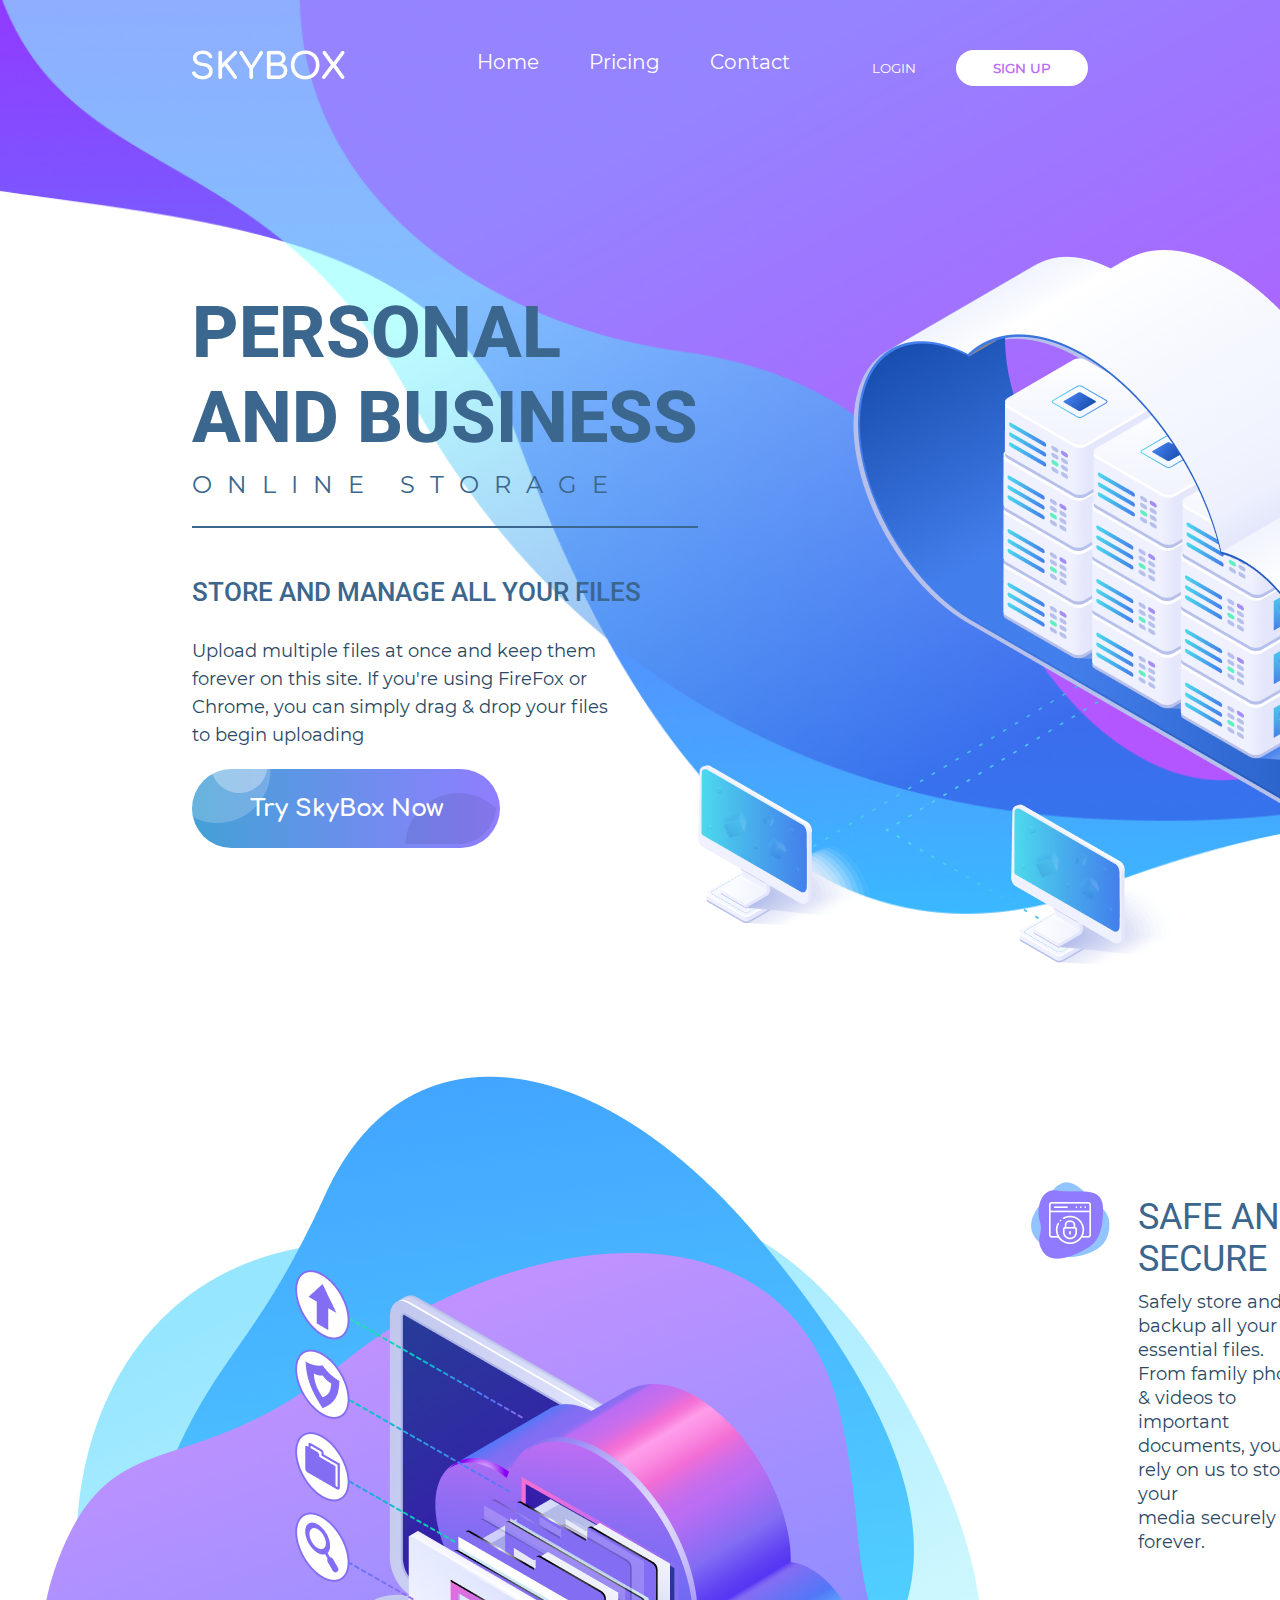
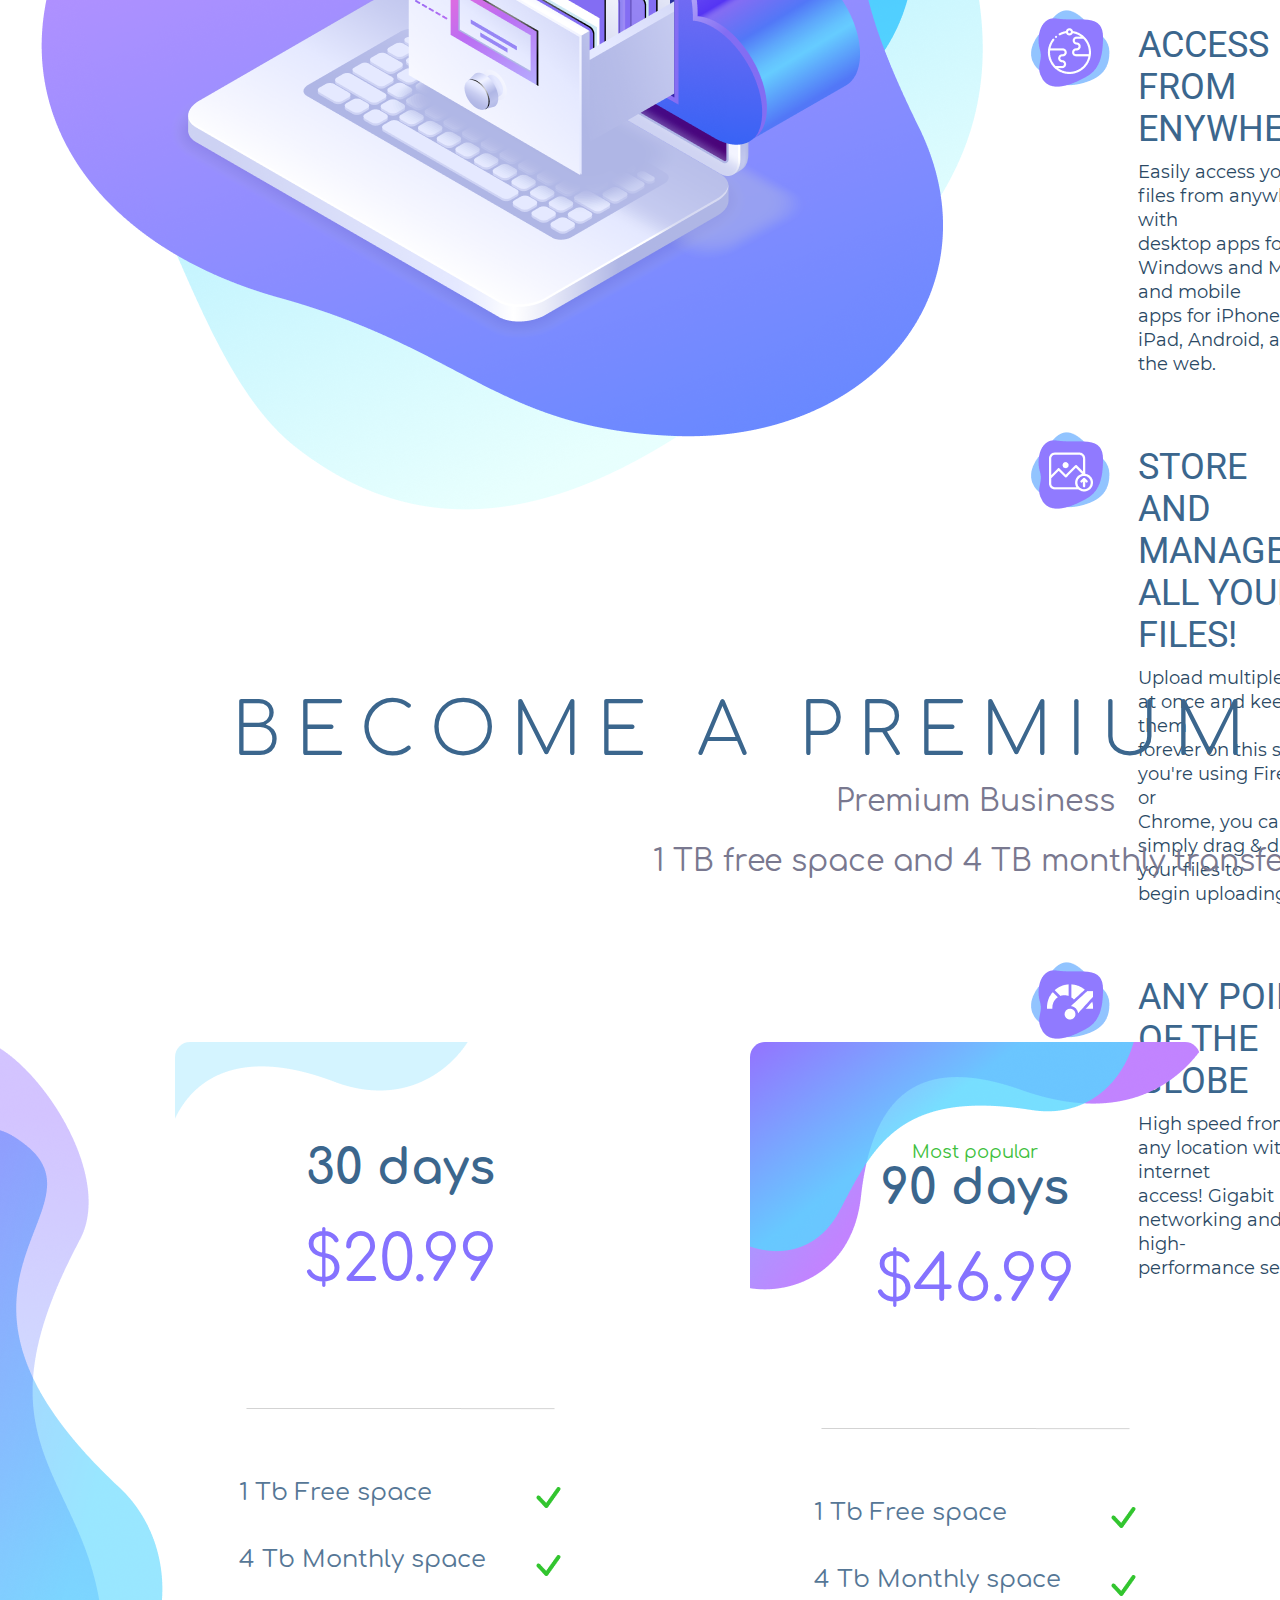
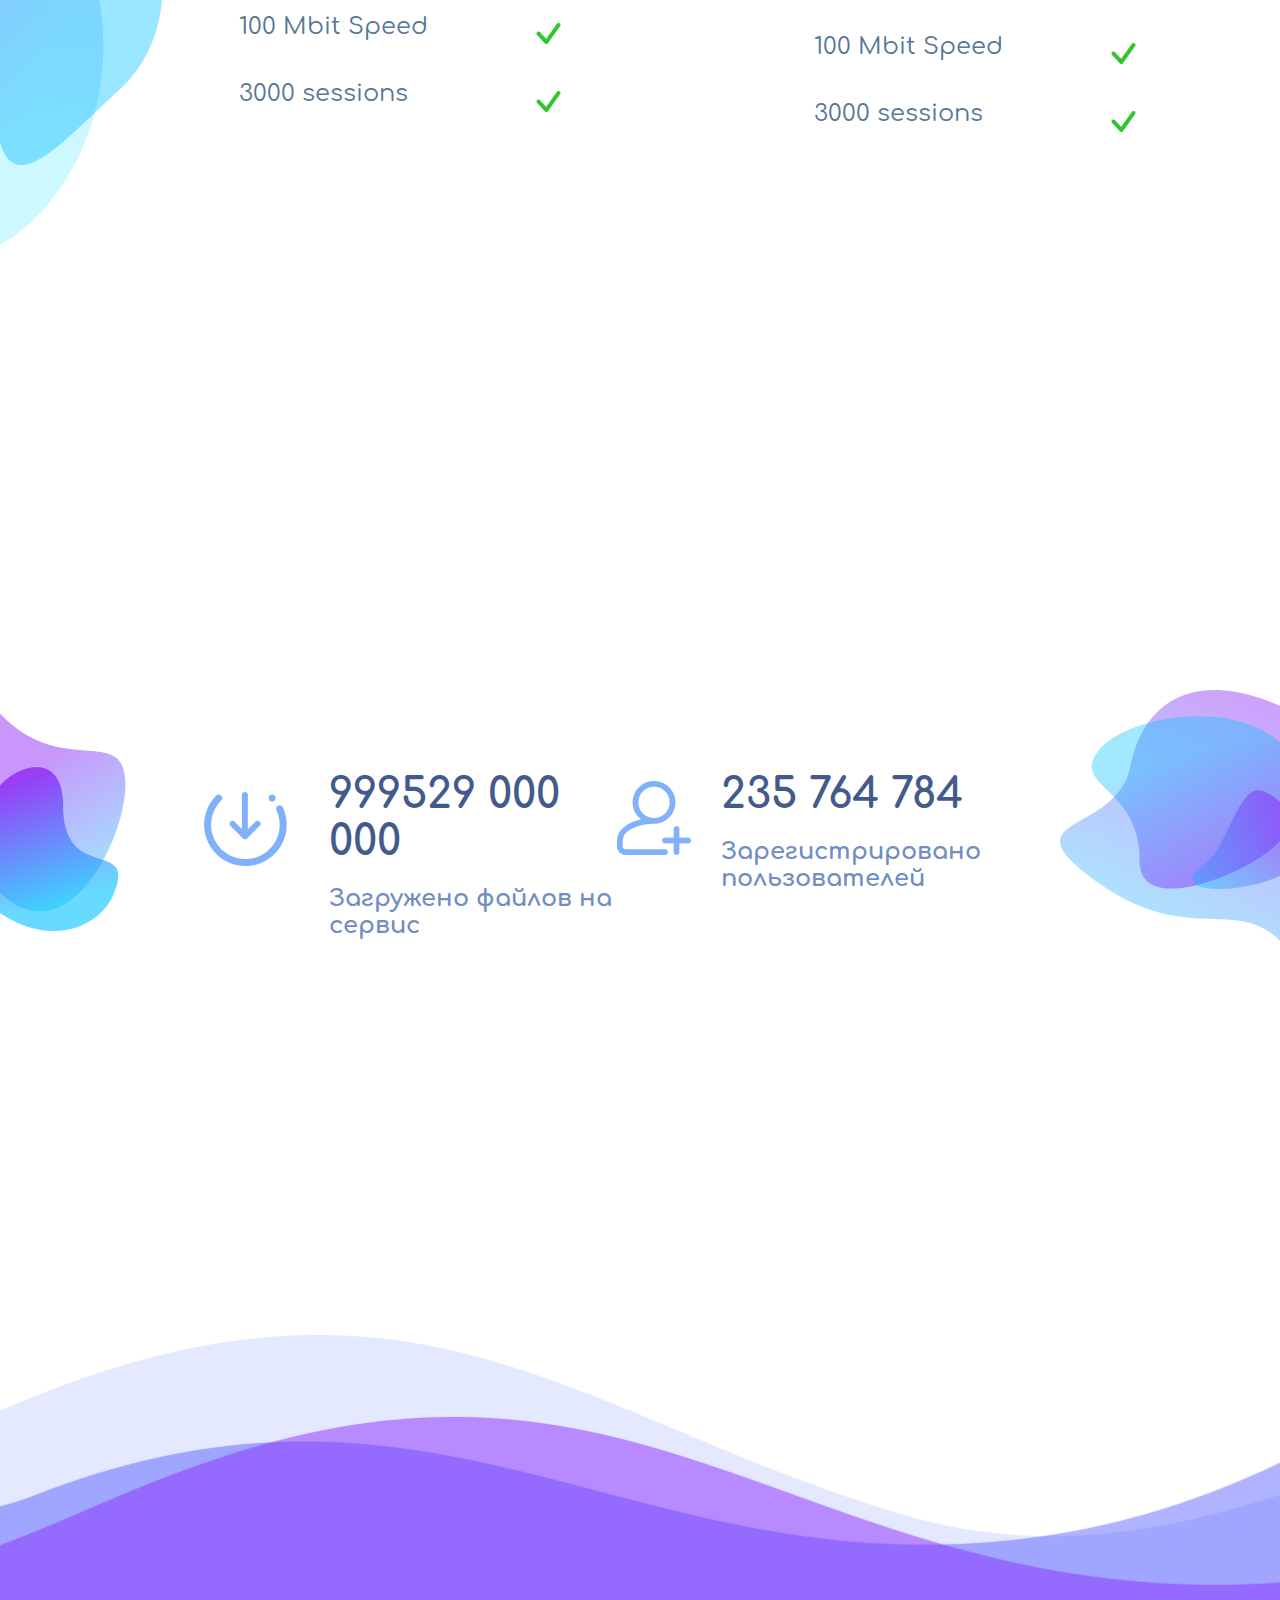
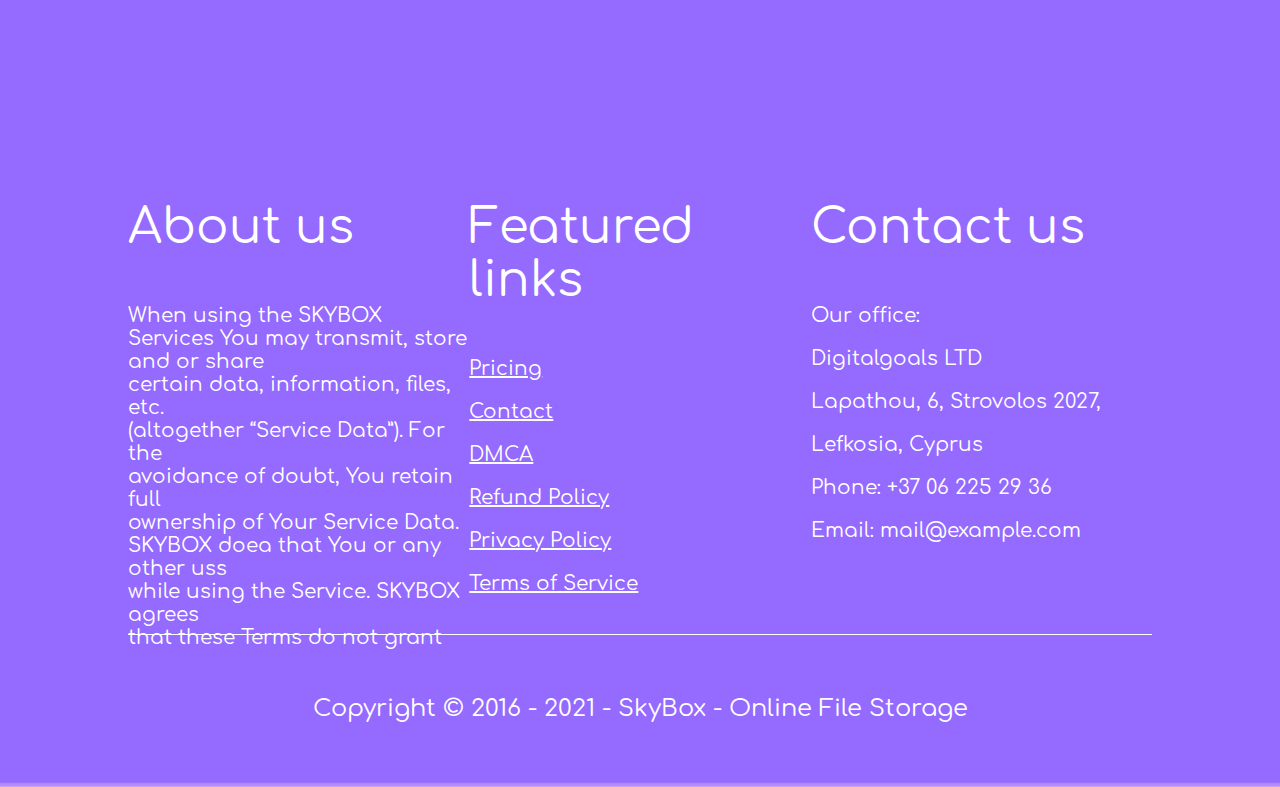
<file: index.html>
<!DOCTYPE html>
<html lang="en">
<head>
    <meta charset="UTF-8">
    <meta name="viewport" content="width=device-width, initial-scale=1.0">
    <link rel="stylesheet" href="./assets/css/style1.css">
    <title>1 страница</title>
</head>
<body>
    <div class="headerr">
        <div class="container_header">
            <div class="header">
                <div class="logo_header">
                    <img src="./assets/images/1_str/skybox.png" alt="">
                </div>
                <div class="menu_header">
                    <ul>
                        <li><a href="#" class="menu_h">Home</a></li>
                        <li><a href="#" class="menu_h">Pricing</a></li>
                        <li><a href="#" class="menu_h">Contact</a></li>
                    </ul>
                </div>
                <div class="login_signup">
                    <a href="#" class="login_header">LOGIN</a></li>
                    <div class="button_header">
                        <button class="btn_header">SIGN UP</button>
                    </div>
                </div>
            </div>
        </div>
        <div class="section1">
            <div class="container_text_image_sec1">
                <div class="container_text_sec1">
                    <p class="text1_sec1">PERSONAL<br> AND BUSINESS</p>
                    <p class="text2_sec1">ONLINE STORAGE</p>
                    <div class="img_line_sec1">
                        <img src="./assets/images/1_str/1_section/line.png" alt="">
                    </div>
                    <p class="text3_sec1">STORE AND MANAGE ALL YOUR FILES</p>
                    <p class="text4_sec1">Upload multiple files at once and keep them<br> forever on this site. If you're using FireFox or<br> Chrome, you can simply drag & drop your files<br> to begin uploading</p>
                    <div class="button_sec1">
                        <button class="btn_sec1" >
                            Try SkyBox Now
                        </button>
                    </div>
                </div>
                <div class="img_sec1">
                    <img src="./assets/images/1_str/1_section/Design.png" class="img1_sec1" alt="">
                </div>
            </div>
        </div>
    </div>
    <div class="section2">
        <div class="container_sec2">
            <div class="container_image_sec2">
                <img src="./assets/images/1_str/2_section/group1.png" class="image1_sec2" alt="">
            </div>
            <div class="container_text_sec2">
                <div class="cont_text1_sec2">
                    <div class="img_icon_sec2">
                        <img src="./assets/images/1_str/2_section/group2.png" alt="">
                    </div>
                    <div class="text1_sec2">
                        <p class="txt1_sec2">SAFE AND SECURE</p>
                        <p class="txt2_sec2">Safely store and backup all your essential files.<br> From family photos & videos to important<br> documents, you can rely on us to store all your<br> media securely and forever.</p>
                    </div>
                </div>
                <div class="cont_text2_sec2">
                    <div class="img_icon_sec2">
                        <img src="./assets/images/1_str/2_section/group3.png" alt="">
                    </div>
                    <div class="text1_sec2">
                        <p class="txt1_sec2">ACCESS FROM ENYWHERE</p>
                        <p class="txt2_sec2">Easily access your files from anywhere with<br> desktop apps for Windows and Mac, and mobile<br> apps for iPhone, iPad, Android, and the web.</p>
                    </div>
                </div>
                <div class="cont_text3_sec2">
                    <div class="img_icon_sec2">
                        <img src="./assets/images/1_str/2_section/group4.png" alt="">
                    </div>
                    <div class="text1_sec2">
                        <p class="txt1_sec2">STORE AND MANAGE ALL YOUR FILES!</p>
                        <p class="txt2_sec2">Upload multiple files at once and keep them<br> forever on this site. If you're using FireFox or<br> Chrome, you can simply drag & drop your files to<br> begin uploading.</p>
                    </div>
                </div>
                <div class="cont_text4_sec2">
                    <div class="img_icon_sec2">
                        <img src="./assets/images/1_str/2_section/group5.png" alt="">
                    </div>
                    <div class="text1_sec2">
                        <p class="txt1_sec2">ANY POINT OF THE GLOBE</p>
                        <p class="txt2_sec2">High speed from any location with internet<br> access! Gigabit networking and high-<br>performance server!</p>
                    </div>
                </div>
            </div>
        </div>
    </div>
    <div class="section3">
        <div class="container_sec3">
            <div class="background_image">
                <img src="./assets/images/1_str/3_section/BG1.png" alt="">
            </div>
            <div class="container_cards_text_sec3">
                <div class="text_sec3">
                    <p class="txt1_sec3">BECOME A PREMIUM MEMBER</p>
                    <p class="txt2_sec3">Premium Business<br> 1 TB free space and 4 TB monthly transfer</p>
                </div>
                <div class="container_cards_sec3">
                    <div class="card_1_sec3">
                        <div class="inside_1card">
                            <div class="text1_card1">
                                <p class="txt1_card1">30 days</p>
                                <p class="txt2_card1">$20.99</p>
                            </div>
                            <div class="line_card1_sec3">
                                <img src="./assets/images/1_str/3_section/Line 1.png" alt="">
                            </div>
                            <div class="list_card1">
                                <div class="list_text_card1">
                                    <p class="li1_card1">1 Tb Free space</p>
                                    <p class="li_card1">4 Tb Monthly space</p>
                                    <p class="li_card1">100 Mbit Speed</p>
                                    <p class="li_card1">3000 sessions</p>
                                </div>
                                <div class="list_image_card1">
                                    <img src="./assets/images/1_str/3_section/check.png" class="check1" alt="">
                                    <img src="./assets/images/1_str/3_section/check.png" class="check" alt="">
                                    <img src="./assets/images/1_str/3_section/check.png" class="check" alt="">
                                    <img src="./assets/images/1_str/3_section/check.png" class="check" alt="">
                                </div>
                            </div>
                        </div>
                        <div class="button_text_card2">
                            <button class="btn_sec3">Sing Up</button>
                            <div class="text_btn_sec3">
                                <p class="txt_btn_sec3">14-day money back guarantee</p>
                            </div>
                        </div>
                    </div>
                    <div class="card_2_sec3">
                        <div class="inside_1card">
                            <div class="text1_card1">
                                <p class="txt0_card1">Most popular</p>
                                <p class="txt1_card1">90 days</p>
                                <p class="txt2_card1">$46.99</p>
                            </div>
                            <div class="line_card1_sec3">
                                <img src="./assets/images/1_str/3_section/Line 1.png" alt="">
                            </div>
                            <div class="list_card1">
                                <div class="list_text_card1">
                                    <p class="li1_card1">1 Tb Free space</p>
                                    <p class="li_card1">4 Tb Monthly space</p>
                                    <p class="li_card1">100 Mbit Speed</p>
                                    <p class="li_card1">3000 sessions</p>
                                </div>
                                <div class="list_image_card1">
                                    <img src="./assets/images/1_str/3_section/check.png" class="check1" alt="">
                                    <img src="./assets/images/1_str/3_section/check.png" class="check" alt="">
                                    <img src="./assets/images/1_str/3_section/check.png" class="check" alt="">
                                    <img src="./assets/images/1_str/3_section/check.png" class="check" alt="">
                                </div>
                            </div>
                        </div>
                        <div class="button_text_card2">
                            <button class="btn_sec3">Sing Up</button>
                            <div class="text_btn_sec3">
                                <p class="txt_btn_sec3">14-day money back guarantee</p>
                            </div>
                        </div>
                    </div>
                    <div class="card_3_sec3">
                        <div class="inside_1card">
                            <div class="text1_card1">
                                <p class="txt1_card1">365 days</p>
                                <p class="txt2_card1">$127.99</p>
                            </div>
                            <div class="line_card1_sec3">
                                <img src="./assets/images/1_str/3_section/Line 1.png" alt="">
                            </div>
                            <div class="list_card1">
                                <div class="list_text_card1">
                                    <p class="li1_card1">1 Tb Free space</p>
                                    <p class="li_card1">4 Tb Monthly space</p>
                                    <p class="li_card1">100 Mbit Speed</p>
                                    <p class="li_card1">3000 sessions</p>
                                </div>
                                <div class="list_image_card1">
                                    <img src="./assets/images/1_str/3_section/check.png" class="check1" alt="">
                                    <img src="./assets/images/1_str/3_section/check.png" class="check" alt="">
                                    <img src="./assets/images/1_str/3_section/check.png" class="check" alt="">
                                    <img src="./assets/images/1_str/3_section/check.png" class="check" alt="">
                                </div>
                            </div>
                        </div>
                        <div class="button_text_card2">
                            <button class="btn_sec3">Sing Up</button>
                            <div class="text_btn_sec3">
                                <p class="txt_btn_sec3">14-day money back guarantee</p>
                            </div>
                        </div>
                    </div>
                </div>
            </div>
        </div>
    </div>
    <div class="section4">
        <div class="container_sec4">
            <div class="conts_namber_icon_sec4">
                <div class="cont1_namb_icon">
                    <div class="img_icon1_sec4">
                        <img src="./assets/images/1_str/4_section/Icon1.png" alt="">
                    </div>
                    <div class="text_sec4">
                        <p class="txt1_sec4">999529 000 000</p>
                        <p class="txt2_sec4">Загружено файлов на сервис</p>
                    </div>
                </div>
                <div class="cont2_namb_icon">
                    <div class="img2_icon1_sec4">
                        <img src="./assets/images/1_str/4_section/add-user 1.png" alt="">
                    </div>
                    <div class="text_sec4">
                        <p class="txt1_sec4">235 764 784</p>
                        <p class="txt2_sec4">Зарегистрировано пользователей</p>
                    </div>
                </div>
            </div>
        </div>
    </div>
    <div class="footer">
        <div class="footer_main">
            <div class="foot_column">
                <div class="column_text1">About us</div>
                <div class="column_text2">When using the SKYBOX Services You may transmit, store and or share<br>certain data, information, files, etc.<br>(altogether “Service Data”). For the<br>avoidance of doubt, You retain full<br>ownership of Your Service Data.<br>SKYBOX doea that You or any other uss<br>while using the Service. SKYBOX agrees<br>that these Terms do not grant</div>
            </div>
            <div class="foot_column">
                <div class="column_text1">Featured links</div>
                <div class="column_text2">
                    <ul>
                        <li><a href="">Pricing</a></li>
                        <li><a href="">Contact</a></li>
                        <li><a href="">DMCA</a></li>
                        <li><a href="">Refund Policy</a></li>
                        <li><a href="">Privacy Policy</a></li>
                        <li><a href="">Terms of Service</a></li>
                    </ul>
                </div>
            </div>
            <div class="foot_column">
                <div class="column_text1">Contact us</div>
                <div class="column_text2">
                    <div>Our office:</div>
                    <div>Digitalgoals LTD</div>
                    <div>Lapathou, 6, Strovolos 2027,</div>
                    <div>Lefkosia, Cyprus</div>
                    <div>Phone: +37 06 225 29 36</div>
                    <div>Email: mail@example.com</div>
                </div>
            </div>
        </div>
        <div class="line"></div>
        <div class="footer_text">Copyright © 2016 - 2021 - SkyBox - Online File Storage</div>
    </div>
</body>
</html>
</file>
<file: assets/css/style1.css>
@font-face {
    font-family: "Mont";
    src: url(../fonts/Montserrat-Regular.ttf);
}
@font-face {
    font-family: "Robo";
    src: url(../fonts/Roboto.ttf);
}
@font-face {
    font-family: "comf";
    src: url(../fonts/Comfortaa.ttf);
}
*{
    padding: 0;
    margin: 0;
}

/*HEADER*/
.headerr{
    background-image: url(../images/1_str/1_section/BG.png);
    background-position: center center; 
    background-repeat: no-repeat; 
    background-size: cover; 
    height: 1075.5px;
}
.container_header{
    max-width: 70%;
    margin: auto;
    height: 100px;
    background-color:transparent;
}
.header{
    display: flex;
    justify-content: space-between;
    padding-top: 50px;
}
.menu_header ul{
    display: flex;
    list-style: none;
    
}
.login_signup{
    display: flex;
}
.menu_h{
    text-decoration: none;
}
.menu_h {
    font-family: 'Mont';
    font-size: 20px;
    color: #FFFFFF;
    margin-left: 50px;
}
.login_header{
    font-family: 'Mont';
    font-size: 13.42px;
    color: #FFFFFF;
    font-weight: 500;
    text-decoration: none;
    padding-top: 10px;
}
.btn_header{
    color: #BB6DF3;
    font-family: 'Mont';
    font-size: 13.42px;
    width: 132px;
    height: 36px;
    border-radius: 18px;
    border-style: none;
    font-weight: 600;
    background-color: #FFFFFF;
}
.button_header{
    padding-left: 40px;
}

/*SEC1*/
.img1_sec1{
    pointer-events: none;
}
.container_text_image_sec1{
    max-width: 70%;
    margin: auto;
    padding-top: 150px;
    display: flex;
}
.container_text_sec1{
    padding-top: 40px;
}
.text1_sec1{
    font-family: 'Robo';
    font-size: 72px;
    font-weight: 800;
    color: #3B668D;
}
.text2_sec1{
    font-family: 'Mont';
    font-size: 24px;
    letter-spacing: 15px;
    color: #3B668D;
    padding-top: 10px;
}
.text3_sec1{
    font-family: 'Robo';
    font-size: 26px;
    color: #3B668D;
    font-weight: 500;
    padding-top: 45px;
}
.text4_sec1{
    line-height: 28.08px;
    font-family: 'Mont';
    font-size: 18px;
    padding-top: 30px;
    color: #2B4964
}
.btn_sec1{
    width: 308px;
    height: 79px;
    border-radius: 45px;
    background-image: url(../images/1_str/1_section/btn_circles.png), linear-gradient(to right, #43A1D6, #907EFF);
    background-repeat: no-repeat;
    border-style: none;
    font-size: 24px;
    font-family: 'comf';
    color: #FFFFFF;
    font-weight: 700;
}
.button_sec1{
    padding-top: 20px;
}
.img_line_sec1{
    padding-top: 15px;
}

/*SEC2*/
.image1_sec2{
    pointer-events: none;
}
.container_sec2{
    max-width: 80%;
    width: 1661px;
    height: 1166.39px;
    display: flex;
    padding-left: 40px;
}
.container_text_sec2{
    padding-left: 40px;
    padding-top: 100px;
}
.cont_text1_sec2{
    display: flex;
}
.cont_text2_sec2{
    display: flex;
    padding-top: 50px;
}
.cont_text3_sec2{
    display: flex;
    padding-top: 50px;
}

.cont_text4_sec2{
    display: flex;
    padding-top: 50px;
}

.text1_sec2{
    padding-left: 20px;
    padding-top: 20px;
}


.txt1_sec2{
    font-family: 'Robo';
    font-size: 36px;
    color: #3B668D;
    
}

.txt2_sec2{
    font-family: 'Mont';
    font-size: 18px;
    color: #2B4964;
    line-height: 24px;
    padding-top: 10px;
}

/*section3*/
.section3{
    
}
.background_image{
    margin-top: 350px;
}
.container_sec3{
    height: 1279px;
    width: 1775px;
    display: flex;
    margin-top: 50px;
}
.container_cards_text_sec3{
    height: 1279px;
    width: 1600px;
    margin-left: auto;
}
.container_cards_sec3{
    display: flex;
    margin-top: 150px;
}
.text_sec3{
    text-align: center;
}
.txt1_sec3{
    font-family: "comf";
    font-size: 72px;
    font-weight: 300;
    color: #3B668D;
    letter-spacing: 15px;
}
.txt2_sec3{
    font-family: "comf";
    font-size: 30px;
    font-weight: 400;
    color: #79788F;
    line-height: 2;
}
.card_1_sec3{
    width: 450px;
    height: 807px;
    border-radius: 15px;
    
}
.card_1_sec3:hover .button_text_card2{
    display: block;
}
.card_1_sec3:hover{
    width: 620px;
    height: 1002px;
    border-radius: 15px;
    box-shadow: 0 0 10px 5px rgba(221, 221, 221, 1);
    transition: 0.2s linear;
    transform: scale(1.1);
}
.card_2_sec3{
    width: 450px;
    height: 807px;
    border-radius: 15px;
}
.card_2_sec3:hover .button_text_card2{
    display: block;
    
}
.card_2_sec3:hover{
    width: 620px;
    height: 1002px;
    border-radius: 15px;
    box-shadow: 0 0 10px 5px rgba(221, 221, 221, 1);
    transition: 0.2s linear;
    transform: scale(1.1);
}
.card_3_sec3{
    width: 450px;
    height: 807px;
    border-radius: 15px;
}
.card_3_sec3:hover .button_text_card2{
    display: block;
}
.card_3_sec3:hover{
    width: 620px;
    height: 1002px;
    border-radius: 15px;
    box-shadow: 0 0 10px 5px rgba(221, 221, 221, 1);
    transition: 0.2s linear;
    transform: scale(1.1);
}
.card_1_sec3{
    background-image: url(../images/1_str/3_section/BG2.png);
    background-repeat: no-repeat;
}
.card_2_sec3{
    background-image: url(../images/1_str/3_section/BG3.png);
    background-repeat: no-repeat;
}
.card_3_sec3{
    background-image: url(../images/1_str/3_section/BG4.png);
    background-repeat: no-repeat;
    background-position: top right;
}
.txt0_card1{
    font-family: "comf";
    font-weight: 400;
    font-size: 18px;
    color:  #40BF3D;
}
.txt1_card1{
    font-family: "comf";
    font-weight: 700;
    font-size: 48px;
    color:  #3B668D;
}
.txt2_card1{
    font-family: "comf";
    font-weight: 400;
    font-size: 64px;
    color: #8572FF;
    padding-top: 30px;
}
.list_card1{
    display: flex;
    justify-content: center;
}
.list_card1 img{
    display: flex;
}
.li_card1{
    font-family: "comf";
    font-weight: 400;
    font-size: 24px;
    color: #567796;
}
.line_card1_sec3{
    padding-top: 100px;
    text-align: center;
}
.li_card1{
    margin-top: 40px;
}
.li1_card1{
    margin-top: 65px;
    font-family: "comf";
    font-weight: 400;
    font-size: 24px;
    color: #567796;
}
.list_image_card1{
    margin-left: 50px;
    margin-top: 45px;
}
.check1{
    margin-top: 28px;
}
.check{
    margin-top: 47px;
}
.inside_1card{
    padding-top: 100px;
}
.text1_card1{
    text-align: center;
}
.btn_sec3{
    width: 308px;
    height: 79px;
    border-radius: 45px;
    font-size: 24px;
    font-family: 'Mont';
    background-image: linear-gradient(to right, #43A1D6, #907EFF);
    border-style: none;
    color: #FFFFFF;
    font-weight: 700;
}
.button_text_card2{
    text-align: center;
    margin-top: 100px;
    display: none;
}
.txt_btn_sec3{
    font-size: 18px;
    font-family: 'comf';
    color: #567796;
}
.text_btn_sec3{
    margin-top: 40px;
}
.container_cards_sec3{
    justify-content: space-between;  
}

/*SEC4*/
.section4{
    height: 900px;
    background-image: url(../images/1_str/4_section/Group1.png), url(../images/1_str/4_section/group2.png);
    background-repeat: no-repeat, no-repeat;
    background-position: left, right;
}
.container_sec4{
    height: 261px;
    max-width: 70%;
    margin: auto;
    width: 1150px;
    padding-top: 400px;
}
.conts_namber_icon_sec4{
    display: flex;
    justify-content: space-between;
}
.cont1_namb_icon{
    display: flex;
}
.cont2_namb_icon{
    display: flex;
    
}
.img2_icon1_sec4{
    margin-top: 10px;
}
.txt1_sec4{
    font-family: "comf";
    font-size: 42px;
    font-weight: 700;
    color: #425B8C;
}
.txt2_sec4{
    font-family: "comf";
    font-size: 24px;
    font-weight: 700;
    color: #718DC2;
    margin-top: 20px;
}
.text_sec4{
    margin-left: 30px;
}

/*FOOTER*/
.footer{
    background-image: url("../images/1_str/footer/BG.png");
    background-repeat: no-repeat;
    background-position: center center; 
    background-size: cover;
    height: 1085.9px;
    margin-top: 30px;
}
.footer_main{
    display: flex;
    max-width: 80%;
    margin: auto;
    justify-content:space-between;
    padding-top: 500px;
}
.foot_column{
    width: 422.5px;
    height: 283px;
}
.column_text1{
    font-size: 48px;
    font-family: "comf";
    color: white;
    margin-bottom: 50px;
}
.column_text2{
    font-size: 20px;
    font-family: "comf";
    color: white;
}
.column_text2 ul{
    list-style: none;
}
.column_text2 li{
    margin-bottom: 20px;
}
.column_text2 a{
    color: white;
}
.column_text2 div{
    margin-bottom: 20px;
}
.line {
    border-bottom: 1px solid #FFFFFF;
    border-right-width: 2px;
    max-width: 80%;
    margin: auto;
    margin-top: 150px;
}
.footer_text{
    font-size: 24px;
    font-family: "comf";
    margin-top: 60px;
    color: white;
    text-align: center;
}
</file>
